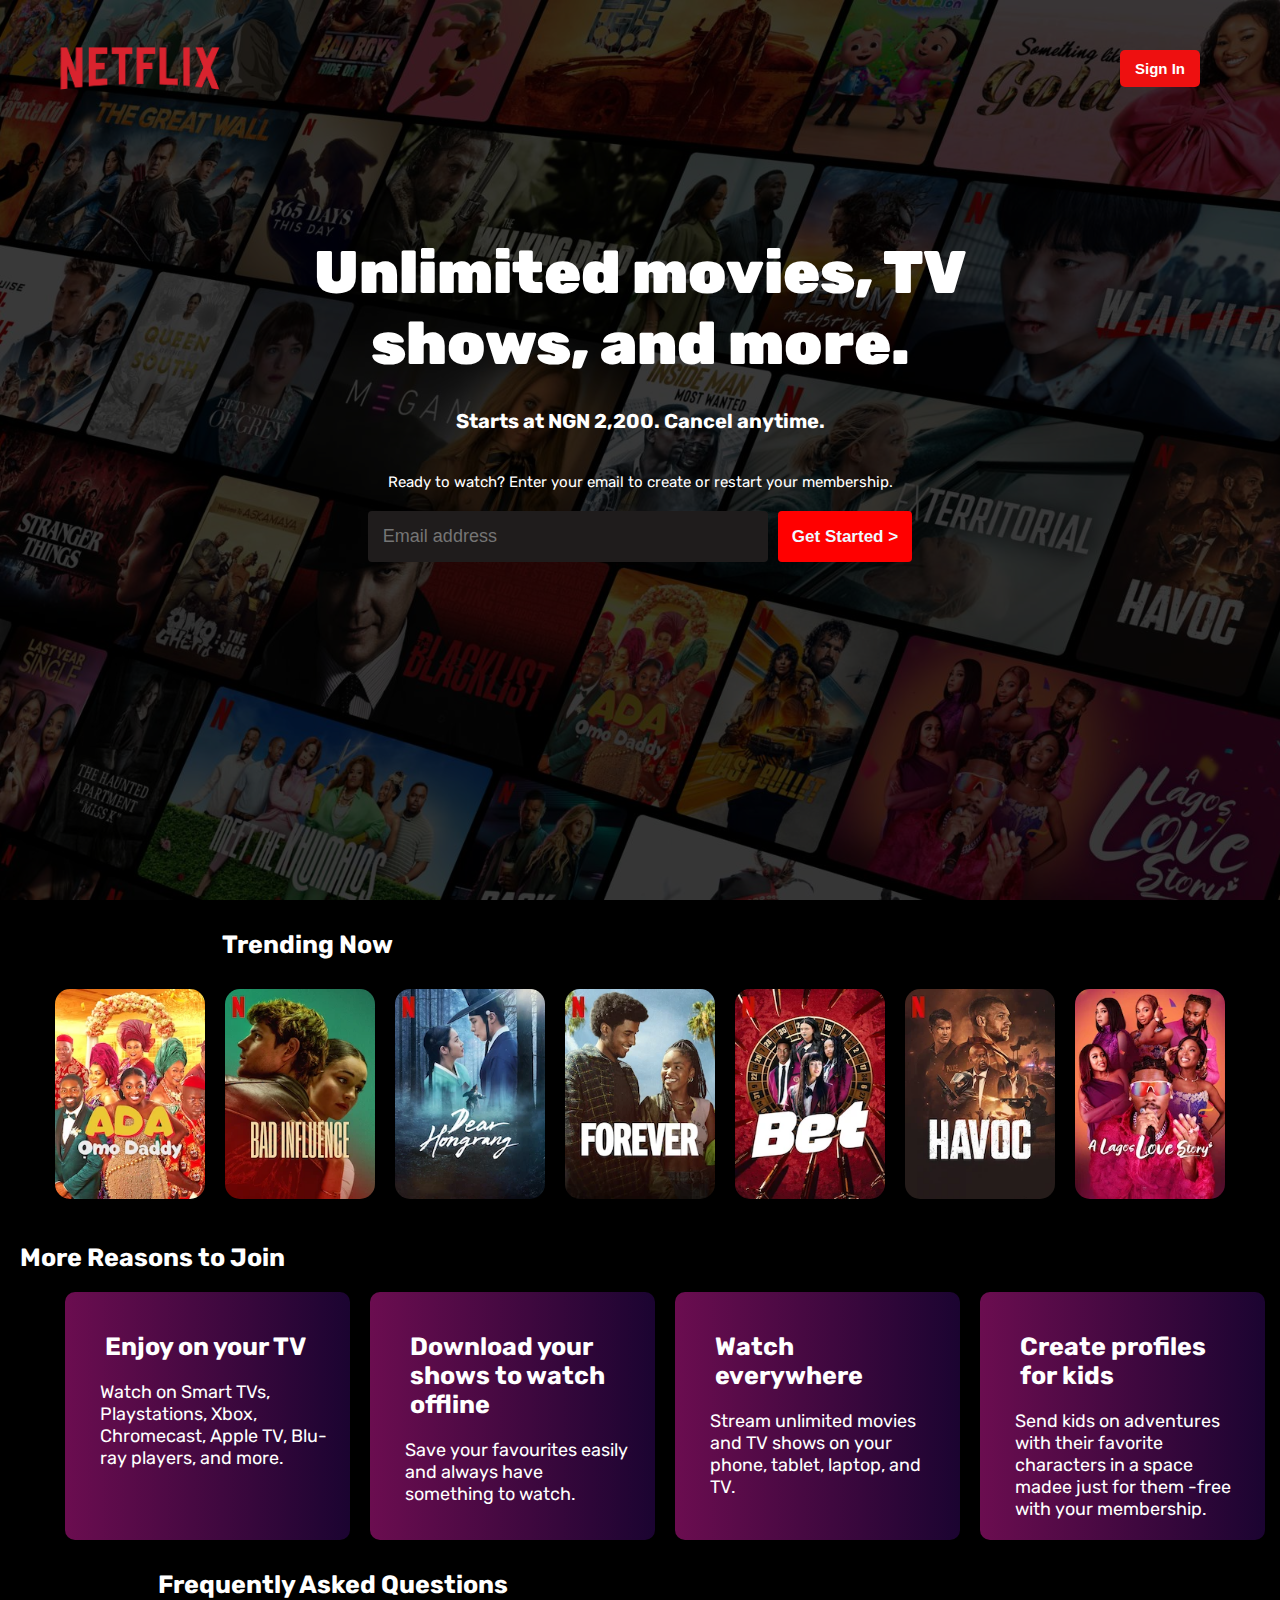
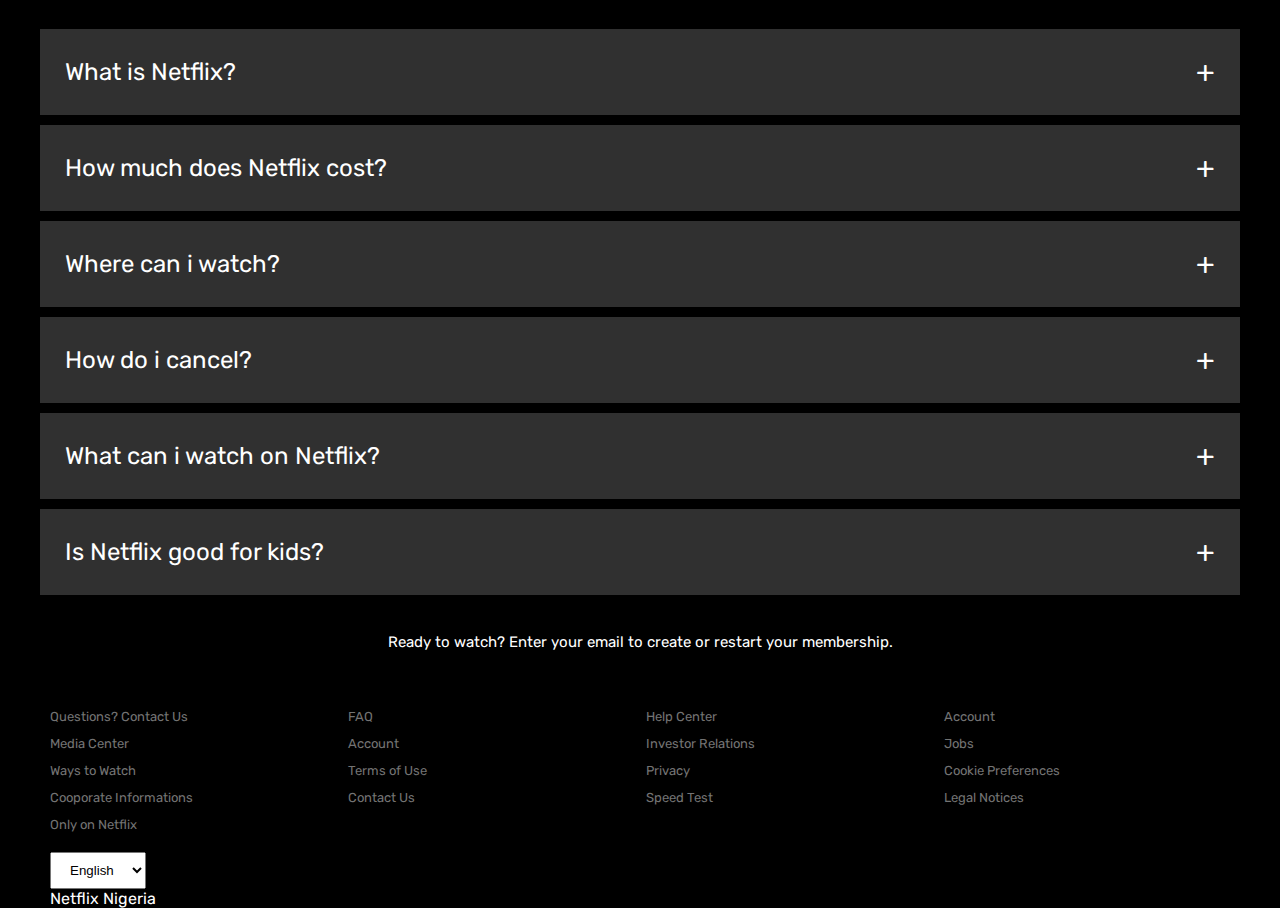
<file: index.html>
<!DOCTYPE html>
<html lang="en">

<head>
     <meta charset="UTF-8">
     <meta name="viewport" content="width=device-width, initial-scale=1.0">
     <title>Netflix</title>
     <link rel="stylesheet" href="style.css">
     <link href="https://fonts.googleapis.com/css2?family=Rubik:ital,wght@0,300..900;1,300..900&display=swap"
          rel="stylesheet">

</head>

<body>
     <section class="container">
          <section class="head">
               <header>
                    <img src="Netflix_Logo_PMS.png" alt="netflix logo" class="logo">
                    <button class="sign-in"> <a href="/htmlPages/login.html">Sign In</a></button>
               </header>
               <section class="hero">
                    <h1>Unlimited movies, TV <br> shows, and more.</h1>
                    <h2>Starts at NGN 2,200. Cancel anytime.</h2>
                    <p>Ready to watch? Enter your email to create or restart your membership.</p>
                    <div class="btn">
                         <input type="email" placeholder="Email address">
                         <button> Get Started > </button>
               </section>
          </section>




          <section class="movies">
               <h3>Trending Now</h3>
               <div class="Trending-list">

                    <div><img src="ada omo daddy.webp" alt="ada omo daddy"></div>
                    <div><img src="bad influence.webp" alt="bad influence"></div>
                    <div><img src="dear hongrung.webp" alt="dear hongrung"></div>
                    <div><img src="forever.webp" alt="forever"></div>
                    <div><img src="bet.webp" alt="bet"></div>
                    <div><img src="havoc.webp" alt="havoc"></div>
                    <div><img src="AAAABXNUudVoegdQ32b4lp4wovlk7dBlOTvGeeczEbK6P7n3dOj6ZaEE3uzVh24oZyFmMQVJPyCIWYo9thv-spslmUmmp5hnCNza8K8.webp"
                              alt="A lagos story"></div>
               </div>

          </section>


          <section class="options">
               <h3>More Reasons to Join</h3>
               <div class="reasons-list">
                    <div class="reason-1">
                         <h3>Enjoy on your TV </h3>
                         <p class="reason-text">Watch on Smart TVs, Playstations, Xbox, Chromecast, Apple TV, Blu-ray
                              players, and
                              more.</p>
                    </div>
                    <div class="reason-2">
                         <h3>Download your shows to watch offline </h3>
                         <p class="reason-text">Save your favourites easily and always have something to watch.</p>
                    </div>
                    <div class="reason-3">
                         <h3>Watch everywhere </h3>
                         <p class="reason-text">Stream unlimited movies and TV shows on your phone, tablet, laptop, and
                              TV.</p>
                    </div>


                    <div class="reason-4">
                         <h3>Create profiles for kids</h3>
                         <p class="reason-text">Send kids on adventures with their favorite characters in a space madee
                              just for them
                              -free
                              with
                              your membership.</p>
                    </div>
               </div>

          </section>

     </section>
     <section class="faq">
          <h4>Frequently Asked Questions</h4>
          <div class="faq-container">
               <div class="faq-cont">
                    <span>What is Netflix?</span>
                    <span class="plus">+</span>
               </div>
               <div class="faq-cont">
                    <span>How much does Netflix cost?</span>
                    <span class="plus">+</span>
               </div>
               <div class="faq-cont">
                    <span>Where can i watch?</span>
                    <span class="plus">+</span>
               </div>
               <div class="faq-cont">
                    <span>How do i cancel?</span>
                    <span class="plus">+</span>
               </div>
               <div class="faq-cont">
                    <span>What can i watch on Netflix?</span>
                    <span class="plus">+</span>
               </div>
               <div class="faq-cont">
                    <span>Is Netflix good for kids?</span>
                    <span class="plus">+</span>
               </div>

               <div class="footer-text">
                    <p>Ready to watch? Enter your email to create or restart your membership.</p>
               </div>
          </div>
     </section>


     <footer class=" footer">
          <div class="footer-links">
               <a href="#" class="footer-link">Questions? Contact Us</a>
               <a href="#" class="footer-link">FAQ</a>
               <a href="#" class="footer-link">Help Center</a>
               <a href="#" class="footer-link">Account</a>
               <a href="#" class="footer-link">Media Center</a>
               <a href="#" class="footer-link">Account</a>
               <a href="#" class="footer-link">Investor Relations</a>
               <a href="#" class="footer-link">Jobs</a>
               <a href="#" class="footer-link">Ways to Watch</a>
               <a href="#" class="footer-link">Terms of Use</a>
               <a href="#" class="footer-link">Privacy</a>
               <a href="#" class="footer-link">Cookie Preferences</a>
               <a href="#" class="footer-link">Cooporate Informations</a>
               <a href="#" class="footer-link">Contact Us</a>
               <a href="#" class="footer-link">Speed Test</a>
               <a href="#" class="footer-link">Legal Notices</a>
               <a href="#" class="footer-link">Only on Netflix</a>
          </div>

          <div class="lang">
               <select name="Lang" id="Lang">
                    <option value="English">English</option>
               </select>
          </div>
          <div class="footer-bottom">
               <p>Netflix Nigeria</p>
          </div>
     </footer>
</body>

</html>
</file>
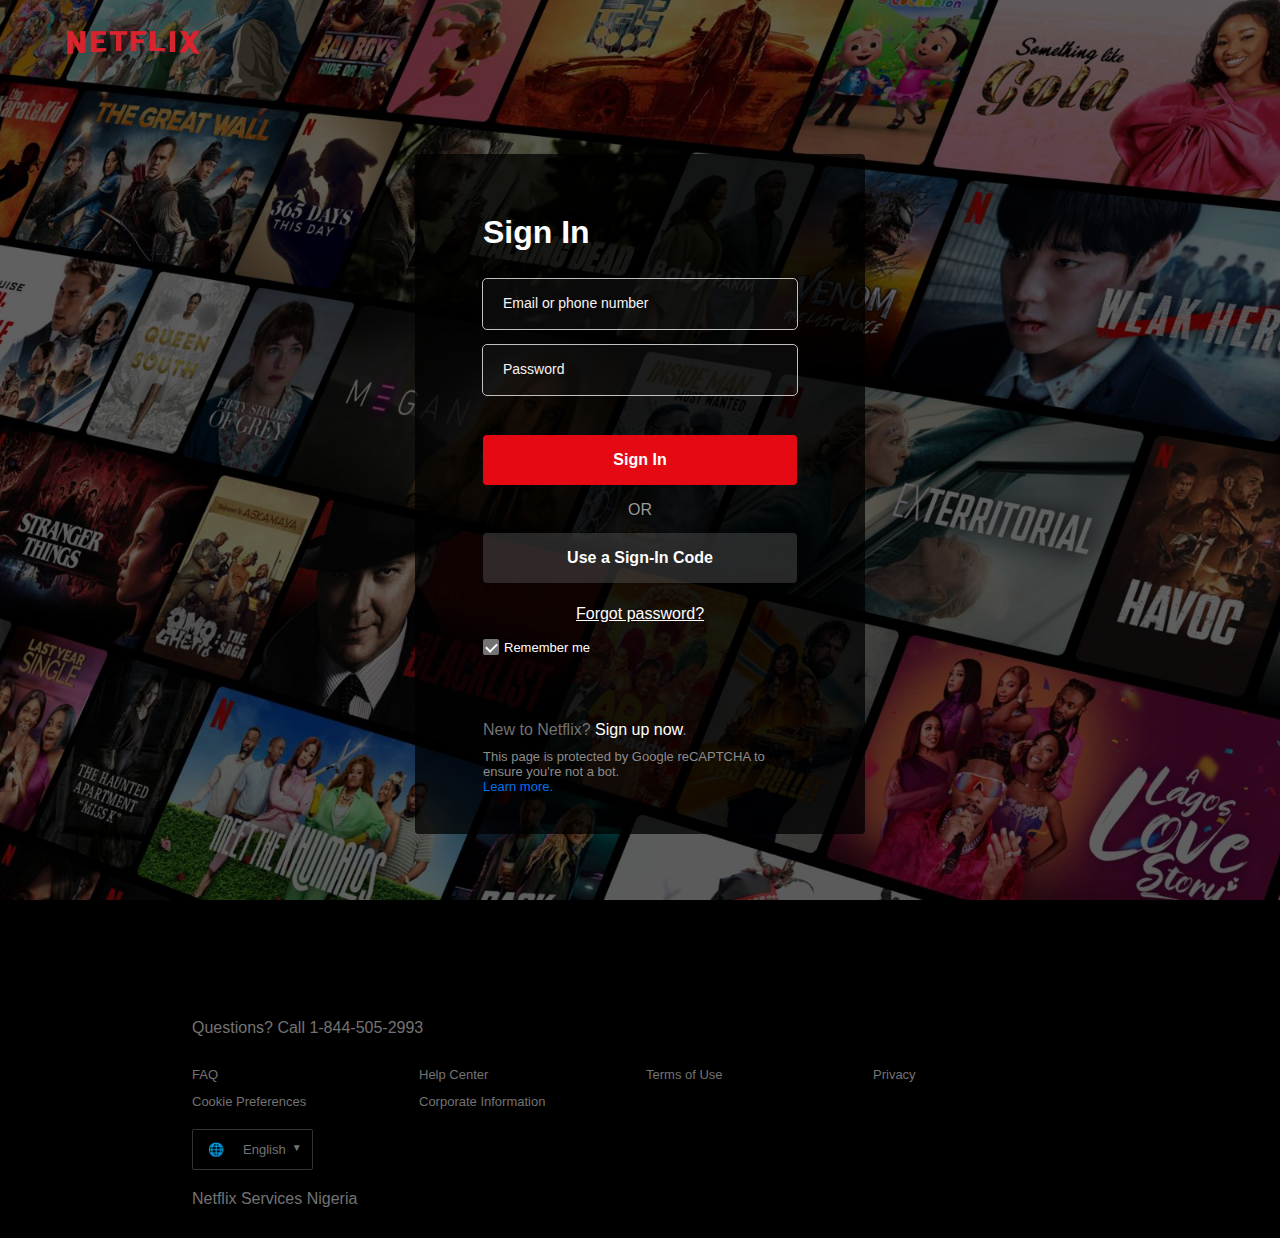
<file: htmlPages/login.html>
<!DOCTYPE html>
<html lang="en">

<head>
    <meta charset="UTF-8">
    <meta name="viewport" content="width=device-width, initial-scale=1.0">
    <title>Netflix</title>
    <link rel="stylesheet" href="/styles/login.css">
</head>

<body>
    <!-- Header -->
    <header class="header">
        <a href="#" class="logo-link">
            <img src="/assets/logo.png" alt="Netflix" class="logo">
        </a>
    </header>

    <!-- Main Content -->
    <main class="login-container">
        <div class="login-form-wrapper">
            <h1 class="login-form-title">Sign In</h1>
            <form class="login-form">
                <div class="input-container">
                    <input type="text" class="input-field" id="email" placeholder=" " required>
                    <label for="email" class="input-label">Email or phone number</label>
                </div>

                <div class="input-container">
                    <input type="password" class="input-field" id="password" placeholder=" " required>
                    <label for="password" class="input-label">Password</label>
                </div>
                <div class="sign-cont">
                    <button type="submit" class="login-button">Sign In</button>
                    <p id="sign-text">OR</p>
                    <button type="submit" class="code-button">Use a Sign-In Code</button>
                    <p class="forgot">Forgot password?</p>
                </div>
                <div class="form-help">
                    <div class="remember-me">
                        <input type="checkbox" class="checkbox" id="remember-me" checked>
                        <label for="remember-me">Remember me</label>
                    </div>
                </div>

                <div class="login-other">
                    <div class="signup-now">
                        New to Netflix? <a href="#" class="signup-link">Sign up now</a>.
                    </div>
                    <div class="recaptcha-terms">
                        This page is protected by Google reCAPTCHA to ensure you're not a bot. <br> 
                        <a href="#">Learn more.</a>
                    </div>
                </div>
            </form>
        </div>
    </main>

    <!-- Footer -->
    <footer class="footer">
        <div class="footer-content">
            <div class="footer-top">
                <p>Questions? Call <a href="tel:1-844-505-2993" class="footer-link">1-844-505-2993</a></p>
            </div>

            <div class="footer-links">
                <a href="#" class="footer-link">FAQ</a>
                <a href="#" class="footer-link">Help Center</a>
                <a href="#" class="footer-link">Terms of Use</a>
                <a href="#" class="footer-link">Privacy</a>
                <a href="#" class="footer-link">Cookie Preferences</a>
                <a href="#" class="footer-link">Corporate Information</a>
            </div>

            <div class="language-select">
                English
            </div>

            <div class="footer-bottom">
                <p>Netflix Services Nigeria</p>
            </div>
        </div>
    </footer>
</body>

</html>
</file>
<file: style.css>
* {
     box-sizing: border-box;
     padding: 0;
     margin: 0;
}

body {
     font-family: "Rubik", sans-serif;
     background-color: black;
     color: white;
}

.container {
     width: 100%;

}

.head {
     font-family: "Rubik", sans-serif;
     background-image: url(netflix.bg.jpg);
     background-repeat: repeat no-repeat;
     background-position: center;
     background-size: cover;
     background-color: rgb(0, 0, 0, 0.7);
     background-blend-mode: color;
     height: 100vh;

}

header {
     display: flex;
     justify-content: space-between;
     align-items: center;
     width: 100%;
     padding: 10px 40px;

}

.logo {
     width: 200px;
}

.sign-in {
     padding: 10px 15px;
     background-color: rgb(238, 16, 16);
     color: white;
     border: none;
     border-radius: 5px;
     margin: 40px;
     font-weight: bold;
     font-size: 15px;
}

.sign-in a {
     color: white;
     text-decoration: none;
}

.sign-in:hover {
     background-color: rgb(226, 46, 46);
}

.hero {
     display: flex;
     justify-content: center;
     align-items: center;
     flex-direction: column;
     text-align: center;
     margin: 50px;
     align-content: center;
}

.hero h1 {
     font-size: 60px;
     font-weight: 900;
     margin-top: 50px;
}

.hero h2 {
     font-size: 20px;
     font-weight: 700;
     margin-top: 30px;
}

.hero p {
     font-size: 15px;
     padding-top: 10px;
     margin-top: 30px;
}


.btn {
     display: flex;
     justify-content: center;
     padding: 20px;
     margin-bottom: 10px;

}

.btn input {
     padding: 15px;
     background-color: #1f1c1c;
     width: 400px;
     border-radius: 4px;
     font-size: 18px;
     margin-right: 10px;
     border: none;
}

.btn button {
     background-color: red;
     color: aliceblue;
     padding: 10px 14px;
     border: none;
     border-radius: 4px;
     font-size: 17px;
     font-weight: bold;
}

.movies h3 {
     font-size: 25px;
     margin-left: 15%;
     padding: 30px;
}

.Trending-list {
     display: flex;
     gap: 20px;
     padding-bottom: 20px;
     justify-content: center;
}

.Trending-list img {
     width: 150px;
     border-radius: 15px;
     transition: transform 0.1s;
}

img:hover {
     transform: scale(1.1);
}


.options h3 {
     font-size: 25px;
     margin: 20px;

}

.reasons-list {
     display: flex;
     justify-content: center;
     gap: 20px;
     width: 100%;
     max-width: 1200px;
     flex: 1;
     margin-left: 65px;
}


.reason-text {
     padding-left: 15px;
     font-size: 18px;
}


.reason-1 {
     background: linear-gradient(to right, #6b0d50, #1b0431);
     width: 25%;
     text-align: start;
     padding: 20px;
     border-radius: 10px;
}

.reason-2 {
     background: linear-gradient(to right, #6b0d50, #1b0431);
     width: 25%;
     text-align: start;
     padding: 20px;
     border-radius: 10px;

}

.reason-3 {
     background: linear-gradient(to right, #6b0d50, #1b0431);
     width: 25%;
     text-align: start;
     padding: 20px;
     border-radius: 10px;

}

.reason-4 {
     background: linear-gradient(to right, #6b0d50, #1b0431);
     width: 25%;
     text-align: start;
     padding: 20px;
     border-radius: 10px;

}

.faq h4 {
     font-size: 25px;
     margin-left: 10%;
     padding: 30px;

}


.faq-container {
     display: flex;
     flex-direction: column;
     align-items: center;
     justify-content: center;
}




.faq-cont {
     display: flex;
     justify-content: space-between;
     align-items: center;
     padding: 25px;
     margin-bottom: 10px;
     width: 100%;
     max-width: 1200px;
     background-color: #303030;
     font-size: 24px;
}

.faq-cont .plus {
     font-size: 30px;
}

.footer-text {
     text-align: center;
     padding: 28px;
     font-size: 15px;
     margin-bottom: 30px;

}

.footer {
     padding: 0 50px;
}

.footer-links {
     display: grid;
     grid-template-columns: repeat(4, 1fr);
     gap: 12px;
     font-size: 13px;
     margin-bottom: 20px;
}

.footer-link {
     color: #737373;
     text-decoration: none;
}

.footer-link:hover {
     text-decoration: underline;
}

#Lang {
     padding: 9px 15px;
}
</file>
<file: styles/login.css>
/* Global Styles */
* {
    margin: 0;
    padding: 0;
    box-sizing: border-box;
    font-family: 'Helvetica Neue', Helvetica, Arial, sans-serif;
}

body {
    background-color: #000;
    color: #fff;
    height: 100vh;
    width: 100%;
    position: relative;
}

body::before {
    content: '';
    background: url('/assets/bgImage.jpg') no-repeat center center/cover;
    position: absolute;
    top: 0;
    left: 0;
    width: 100%;
    height: 100%;
    opacity: 0.5;
    z-index: -1;
}

/* body {
    background: url('/assets/bgImage.jpg') no-repeat center center/cover;
    background-color: rgba(0, 0, 0, 0.8);
    background-blend-mode: color;
    color: #fff;
    height: 100vh;
    width: 100%;
    position: relative;
} */

/* Header */
.header {
    padding: 20px 50px;
    position: relative;
    z-index: 10;
}

.logo {
    width: 167px;
    height: 45px;
}

/* Main Content */
.login-container {
    display: flex;
    flex-direction: column;
    align-items: center;
    justify-content: center;
    min-height: calc(100vh - 90px);
}

.login-form-wrapper {
    background-color: rgba(0, 0, 0, 0.75);
    border-radius: 4px;
    box-sizing: border-box;
    display: flex;
    flex-direction: column;
    margin: 0 auto;
    min-height: 520px;
    padding: 60px 68px 40px;
    width: 450px;
}

.login-form-title {
    color: #fff;
    font-size: 32px;
    font-weight: 700;
    margin-bottom: 28px;
}

.login-form {
    display: flex;
    flex-direction: column;
    width: 100%;
}

.input-container {
    position: relative;
    margin-bottom: 16px;
}

.input-field {
    background: rgba(51, 51, 51, 0.2);
    border: 0;
    border-radius: 4px;
    color: #fff;
    height: 50px;
    line-height: 50px;
    padding: 16px 20px 0;
    width: 100%;
    font-size: 16px;
    outline: 0.5px rgb(192, 192, 192) solid;
}

.input-label {
    color: #f7f5f5;
    font-size: 14px;
    position: absolute;
    top: 16px;
    left: 20px;
    transition: font 0.1s ease, top 0.1s ease;
    pointer-events: none;
}

.input-field:focus+.input-label,
.input-field:not(:placeholder-shown)+.input-label {
    top: 8px;
    font-size: 11px;
}

.input-field:focus {
    outline: none;
}

.sign-cont {
    display: flex;
    flex-direction: column;
    justify-content: space-between;
}

.login-button {
    background-color: #e50914;
    border: none;
    border-radius: 4px;
    color: #fff;
    cursor: pointer;
    font-size: 16px;
    font-weight: 700;
    margin: 24px 0 12px;
    padding: 16px;
    width: 100%;
}

.login-button:hover {
    background-color: rgba(229, 9, 20, 0.8);
}

#sign-text {
    text-align: center;
    margin: 4px 0px;
    color: rgb(156, 154, 154);
}

.forgot {
    text-align: center;
    margin: 10px 0px;
    text-decoration: underline;
    cursor: pointer;
}

.code-button {
    background-color: rgba(97, 97, 97, 0.4);
    border: none;
    border-radius: 4px;
    color: #fff;
    cursor: pointer;
    font-size: 16px;
    font-weight: 700;
    margin: 10px 0 12px;
    padding: 16px;
    width: 100%;
}

.code-button:hover {
    background-color: rgba(97, 97, 97, 0.3);
}

.form-help {
    display: flex;
    justify-content: space-between;
    font-size: 13px;
    margin: 6px 0px;
}

.remember-me {
    display: flex;
    align-items: center;
}

.checkbox {
    background-color: #737373;
    border-radius: 2px;
    height: 16px;
    width: 16px;
    margin-right: 5px;
    appearance: none;
    border: 0;
    position: relative;
}

.checkbox:checked::after {
    content: '';
    position: absolute;
    left: 5px;
    top: 2px;
    width: 5px;
    height: 9px;
    border: solid white;
    border-width: 0 2px 2px 0;
    transform: rotate(45deg);
}

.help-link {
    color: #b3b3b3;
    text-decoration: none;
}

.help-link:hover {
    text-decoration: underline;
}

.login-other {
    margin-top: 60px;
    color: #737373;
}

.signup-now {
    margin-bottom: 10px;
    font-size: 16px;
}

.signup-link {
    color: #fff;
    text-decoration: none;
}

.signup-link:hover {
    text-decoration: underline;
}

.recaptcha-terms {
    font-size: 13px;
    color: #8c8c8c;
}

.recaptcha-terms a {
    color: #0071eb;
    text-decoration: none;
}

.recaptcha-terms a:hover {
    text-decoration: underline;
}

/* Footer */
.footer {
    background-color: rgba(0, 0, 0, 0.75);
    margin-top: 90px;
    padding: 30px 0;
    color: #737373;
}

.footer-content {
    margin: 0 auto;
    width: 70%;
    max-width: 1000px;
}

.footer-top {
    margin-bottom: 30px;
}

.footer-links {
    display: grid;
    grid-template-columns: repeat(4, 1fr);
    gap: 12px;
    font-size: 13px;
    margin-bottom: 20px;
}

.footer-link {
    color: #737373;
    text-decoration: none;
}

.footer-link:hover {
    text-decoration: underline;
}

.language-select {
    display: inline-block;
    position: relative;
    border: 1px solid #333;
    border-radius: 2px;
    padding: 12px 26px 12px 50px;
    background-color: #000;
    color: #737373;
    font-size: 13px;
    margin-bottom: 20px;
}

.language-select::before {
    content: '🌐';
    position: absolute;
    left: 15px;
    top: 12px;
}

.language-select::after {
    content: '▼';
    position: absolute;
    right: 10px;
    top: 12px;
    font-size: 10px;
}

/* Responsive */
@media (max-width: 740px) {
    .login-form-wrapper {
        width: 100%;
        max-width: 450px;
        padding: 60px 40px 40px;
        min-height: 400px;
    }

    .header {
        padding: 20px 20px;
    }

    .logo {
        width: 120px;
        height: 32px;
    }

    .footer-links {
        grid-template-columns: repeat(2, 1fr);
    }

    .footer-content {
        width: 90%;
    }

    body::before {
        display: none;
    }
}

@media (max-width: 500px) {
    .login-form-wrapper {
        background: transparent;
        padding: 0 20px;
    }

    body::before {
        opacity: 0.85;
    }
}
</file>
